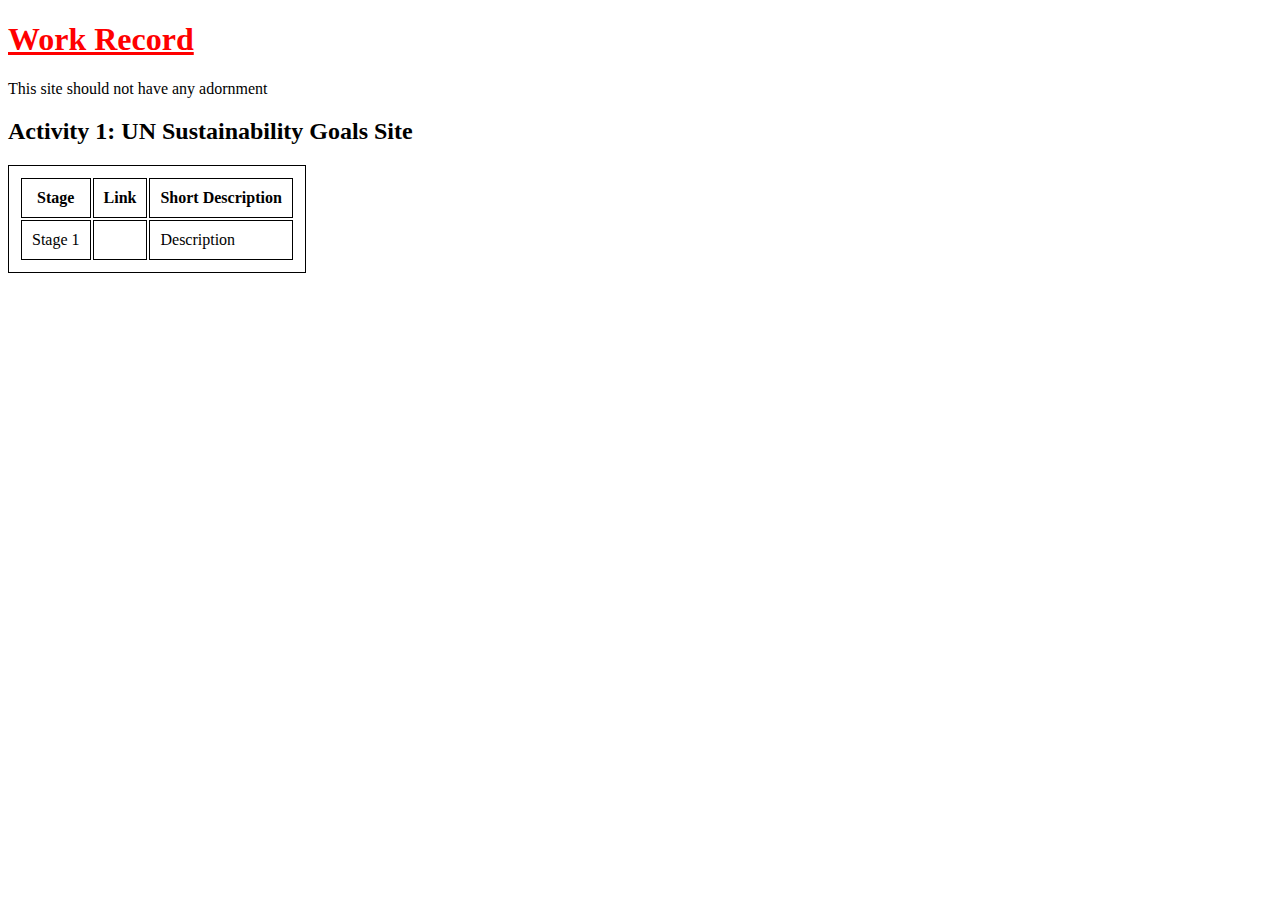
<file: index.html>
<!DOCTYPE html>
<html>
<head>
	<title>Main Page</title>
	

		<style>

		table, td, th {
			border: 1px solid black;
			padding: 10px;
	}

		h1{
			text-decoration: underline;
			color: blue;
		}

		h1{

			color: red;
		}

</style>
	


</head>
<body>


	<h1>Work Record</h1>
	<p>This site should not have any adornment</p>
	<h2>Activity 1: UN Sustainability Goals Site</h2>


	<table>

		<tr>
			<th>Stage</th>
			<th>Link</th>
			<th>Short Description</th>
		</tr>

		<tr>
			<td>Stage 1</td>
			<td></td>
			<td>Description</td>

		</tr>

	</table>

</body>
</html>
</file>
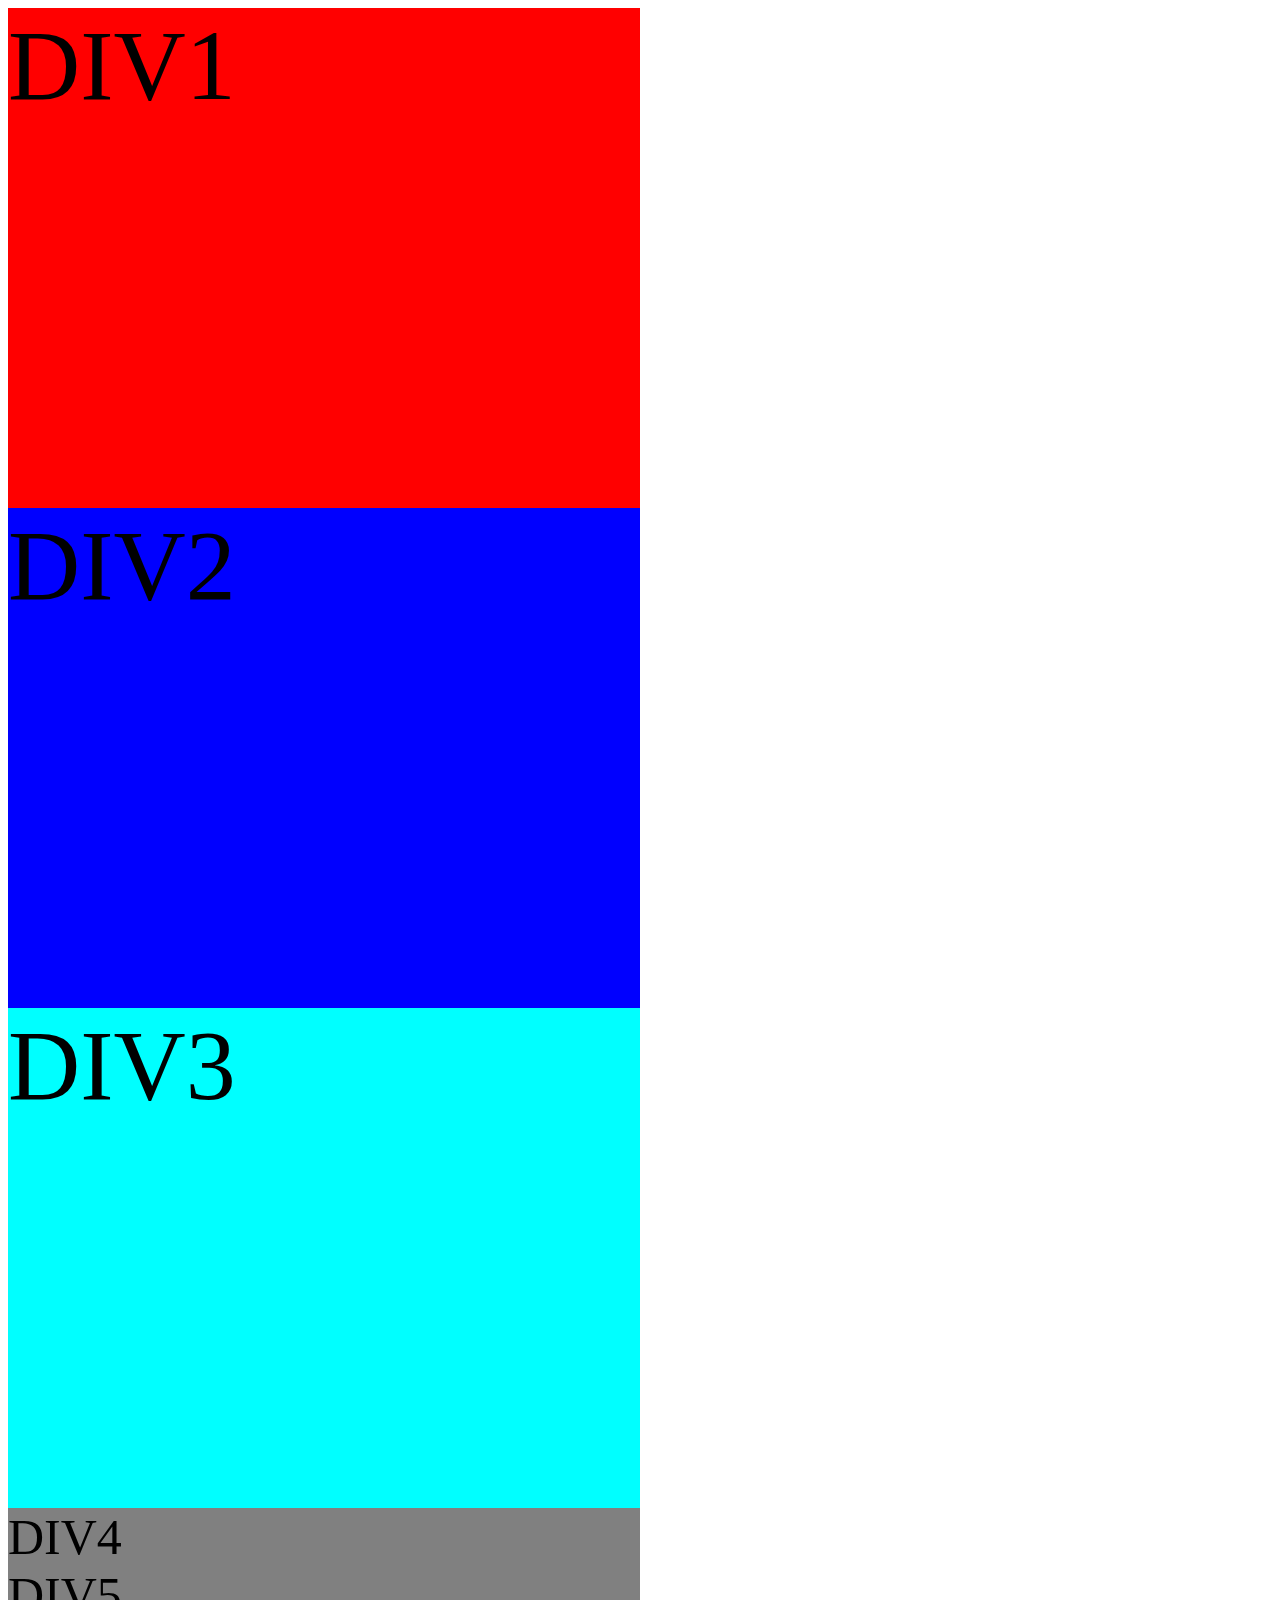
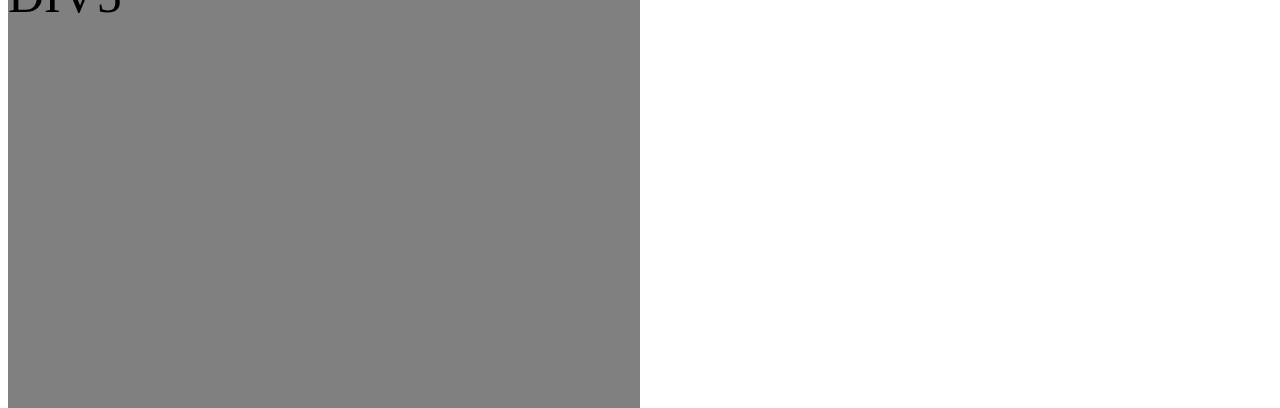
<file: DemoJan28.html>
<!DOCTYPE html>
<html>
<head>
	<title></title>

<style>


	body{



	}


	div{


		
	}

	p{

		margin-block-start: 0cm;
		margin-block-end: 0cm;
		font-size: 100px;

		
	}



	.info {
		width: 50%;
		height: 50%;
	}


	#content {

		width:100%;
		height: 1000px;

	}
 

	#info1 {

		background-color: red;
	}

	#info2 {

		background-color: blue;
	}

	#info3 {

		background-color: cyan;
	}

	#info4 {

		background-color: gray;
	}

	#info4 > p {

		font-size: 50px;
	}

</style>


</head>
<body>


	<div id= content>

		<div id = "info1" class = "info">
			<p> DIV1 </p>
		</div>

		<div id= "info2" class = "info">
			<p> DIV2 </p>
		</div>

		<div id = "info3" class = "info">
			<p> DIV3 </p>
		</div>

		<div id= "info4" class = "info">
			<p> DIV4 </p>
			<p> DIV5 </p>
		</div>


	</div>

<script>
	//This will always run once!
	console.log("Line 1");
	console.log("Line 2");
	console.log(document.getElementById("info1"));

</script>
</body>
</html>
</file>
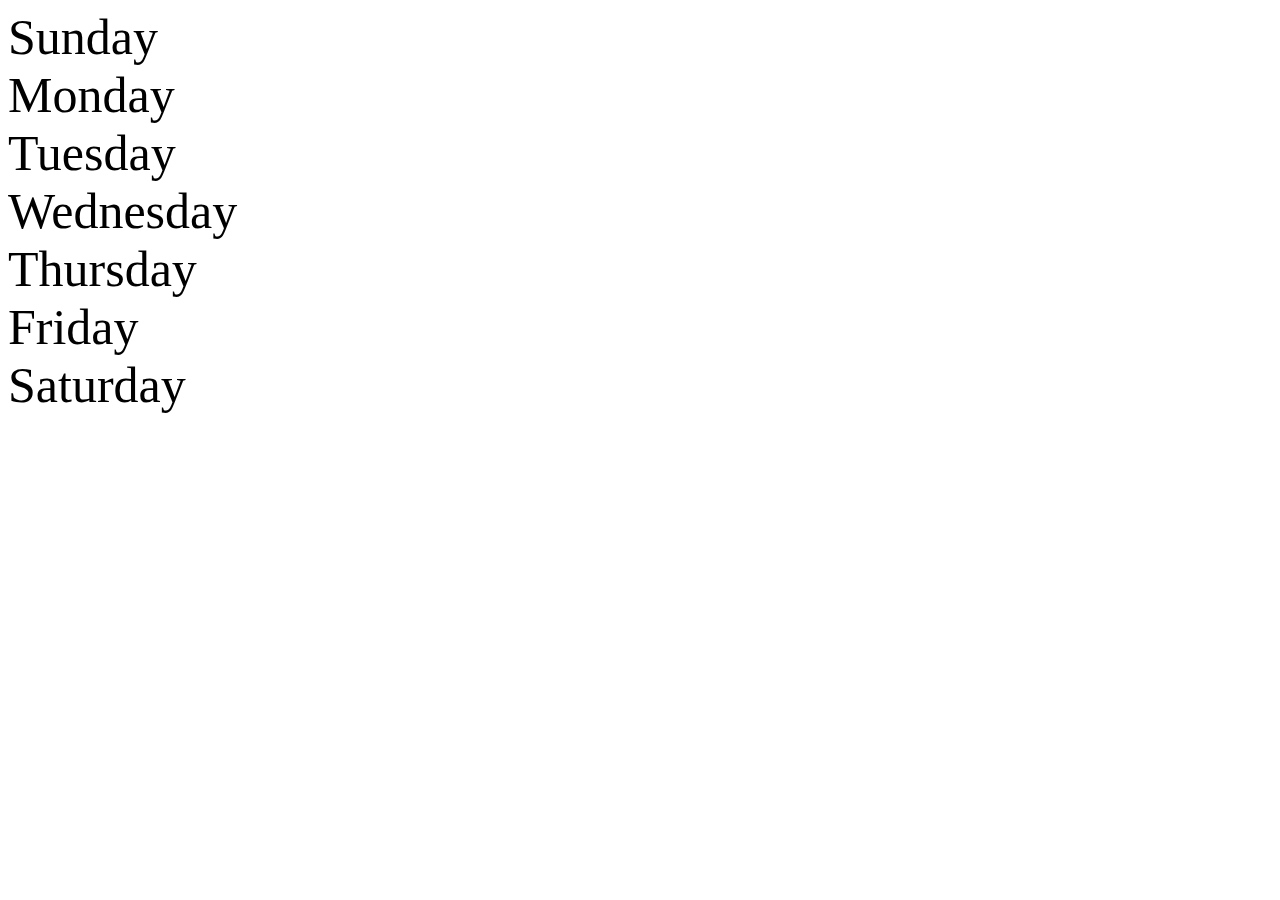
<file: loopworkDEC13.html>
<!DOCTYPE html>
<html>
<head>
	<title>Quick Loop Demo</title>
<style>
	
	div{

		font-size: 50px;
	}

</style>

</head>
<body>

	<div>DIV 1</div>

	<div>DIV 2</div>

	<div>DIV 3</div>

	<div>DIV 4</div>

	<div>DIV 5</div>

	<div>DIV 6</div>

	<div>DIV 7</div>


<script>

	divlist = document.getElementsByTagName("div");
	console.log(divlist);

	list = ["Sunday", "Monday", "Tuesday", "Wednesday", "Thursday", "Friday", "Saturday"];


	for(i = 0; i < divlist.length; i = i + 1) {
		divlist[i].innerHTML = list[i];
	}


</script>
</body>
</html>
</file>
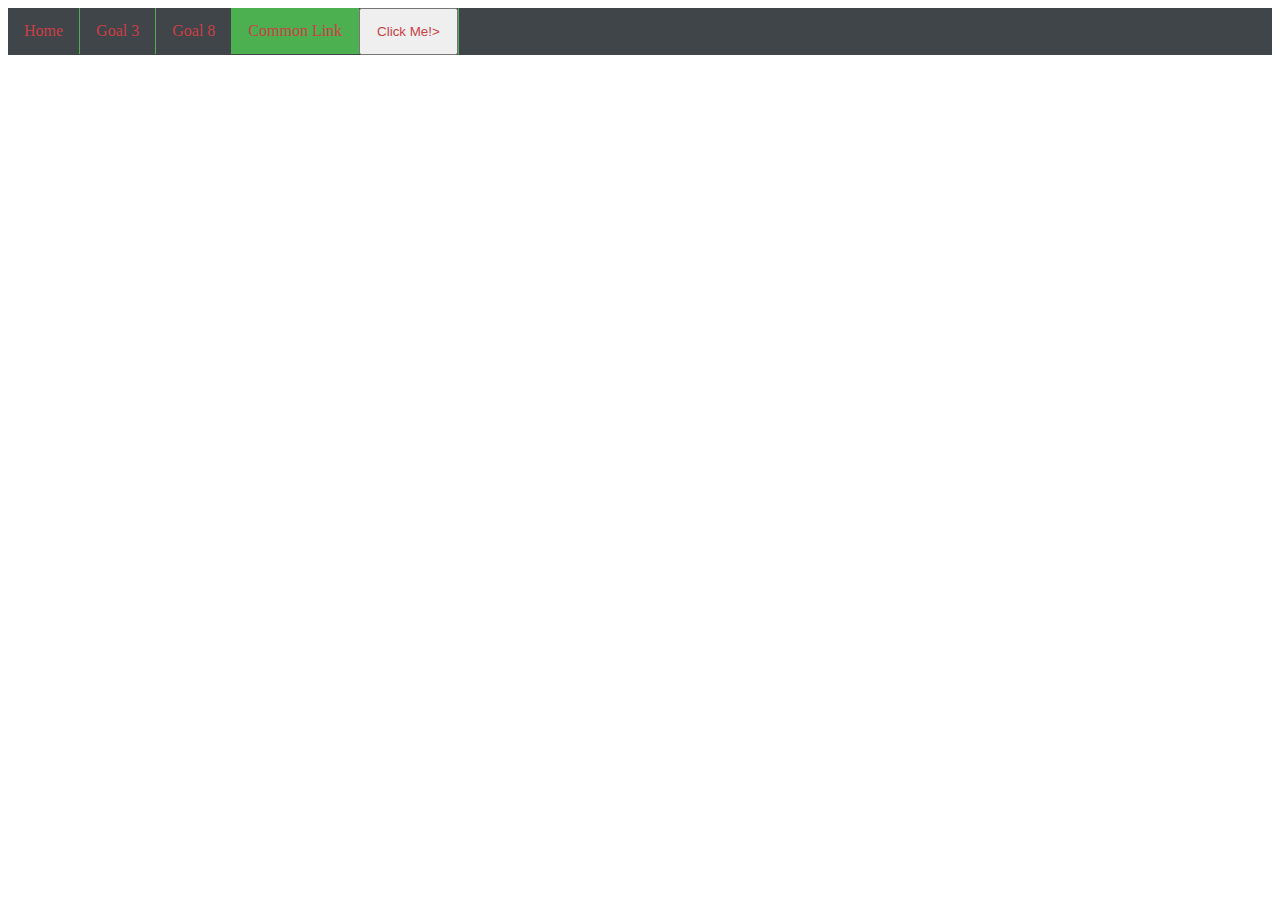
<file: navbarExampleFeb3.html>
<!DOCTYPE html>
<html>
<head>
	<title>Nav Bar</title>
</head>
<body>
	<style>

		.active {
 			 background-color: #4CAF50;
		}

		ul {
  			list-style-type: none;
  			margin: 0;
  			padding: 0;
  			overflow: hidden;
  			background-color: #3F4549;
		}

		li {
		  	float: left;
		  	border-right: 1px solid #50AF50;
		}

		li a {
		  	display: block;
		  	color: #CB3F46;
		  	text-align: center;
		 	padding: 14px 16px;
		  	text-decoration: none;
		}

		li button {
		  	display: block;
		  	color: #CB3F46;
		  	text-align: center;
		 	padding: 14px 16px;
		  	text-decoration: none;
		}

		/* Change the link color to #111 (black) on hover */
		li a:hover {
		  	background-color: #50AF50;
		}


ul.topnav li button:hover:not(.active) {background-color: #111}
ul.topnav li button.active {background-color: #4CAF50}


	</style>


	<ul class="topnav">
	  <li><a href="#home">Home</a></li>
	  <li><a href="#news">Goal 3</a></li>
	  <li><a href="#contact">Goal 8</a></li>
	  <li style="float:top"><a class="active" href="#about">Common Link</a></li>
	  <li><button type="button">Click Me!></button></li>
	</ul>




</body>

<script>
	
	list = [];
	x = window.prompt("sometext","defaultText");
	list.push(x);
	console.log(list);
	console.log(x);


</script>

</html>
</file>
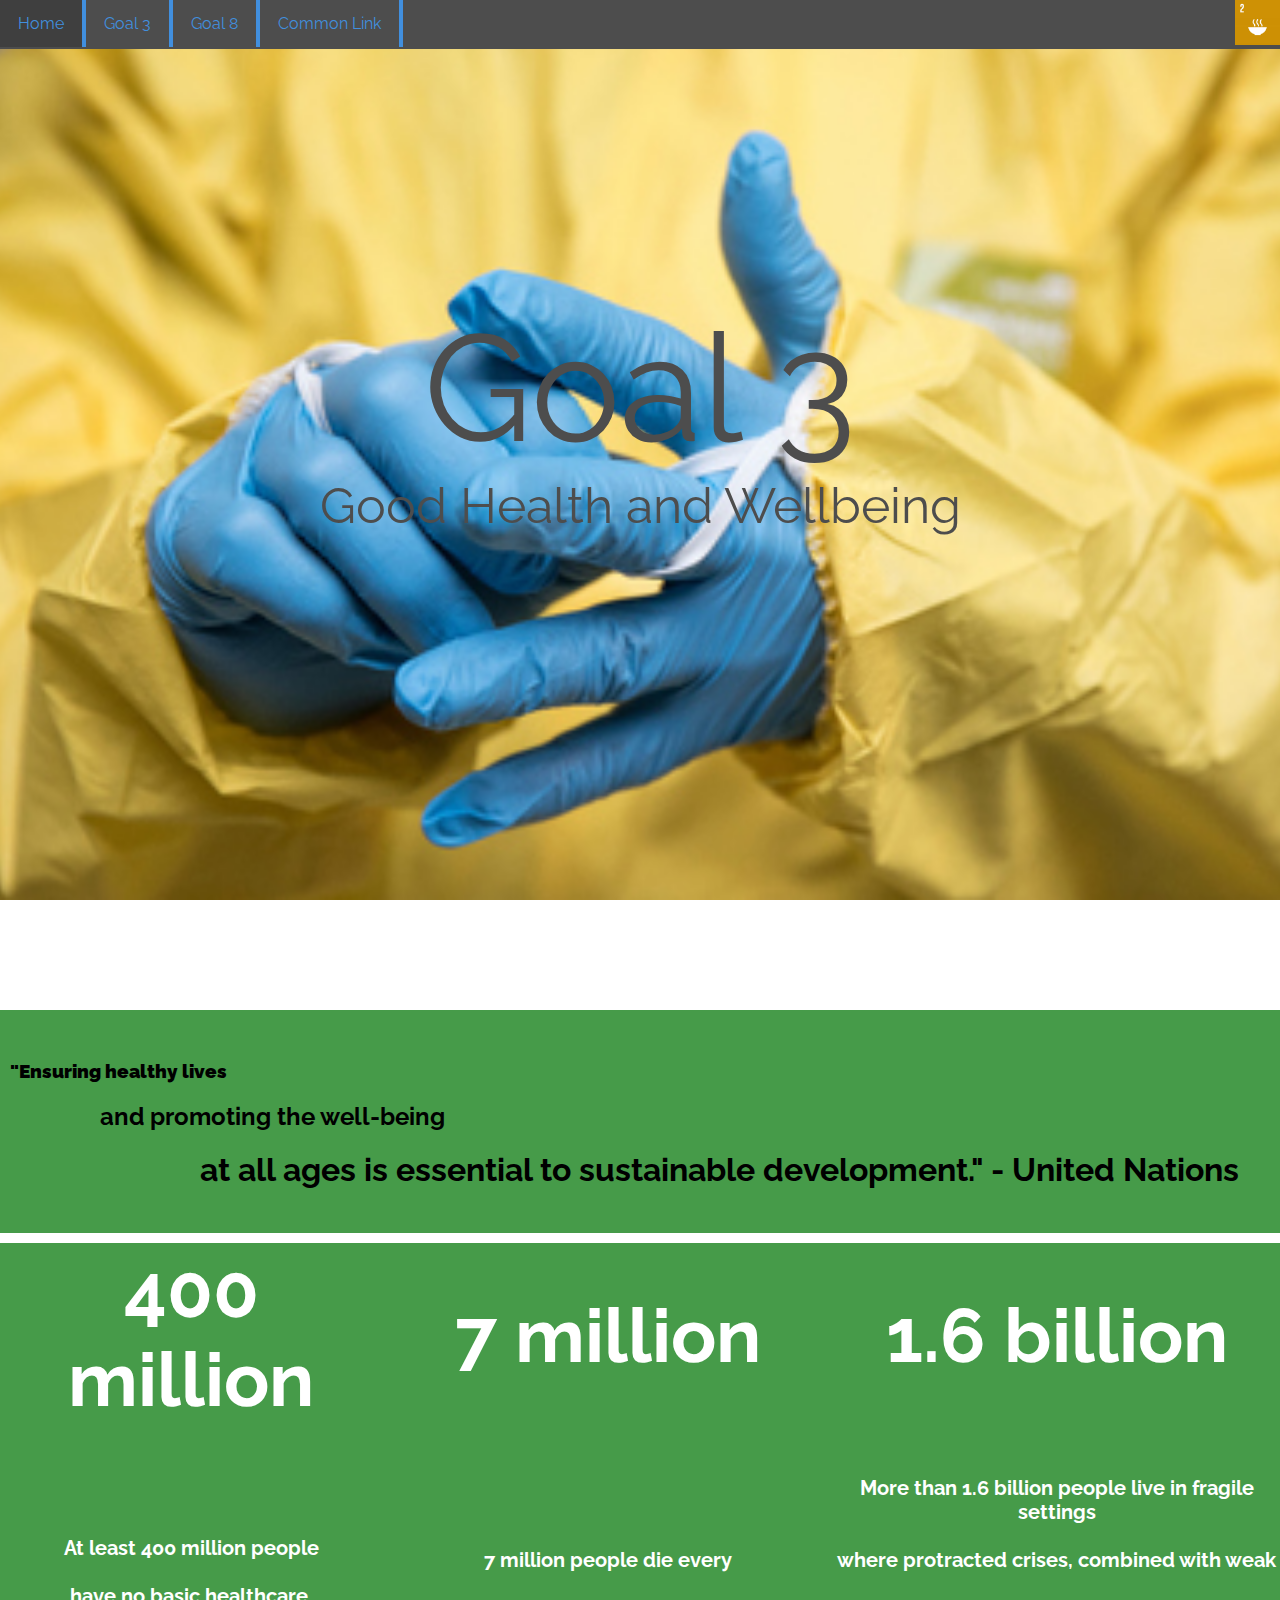
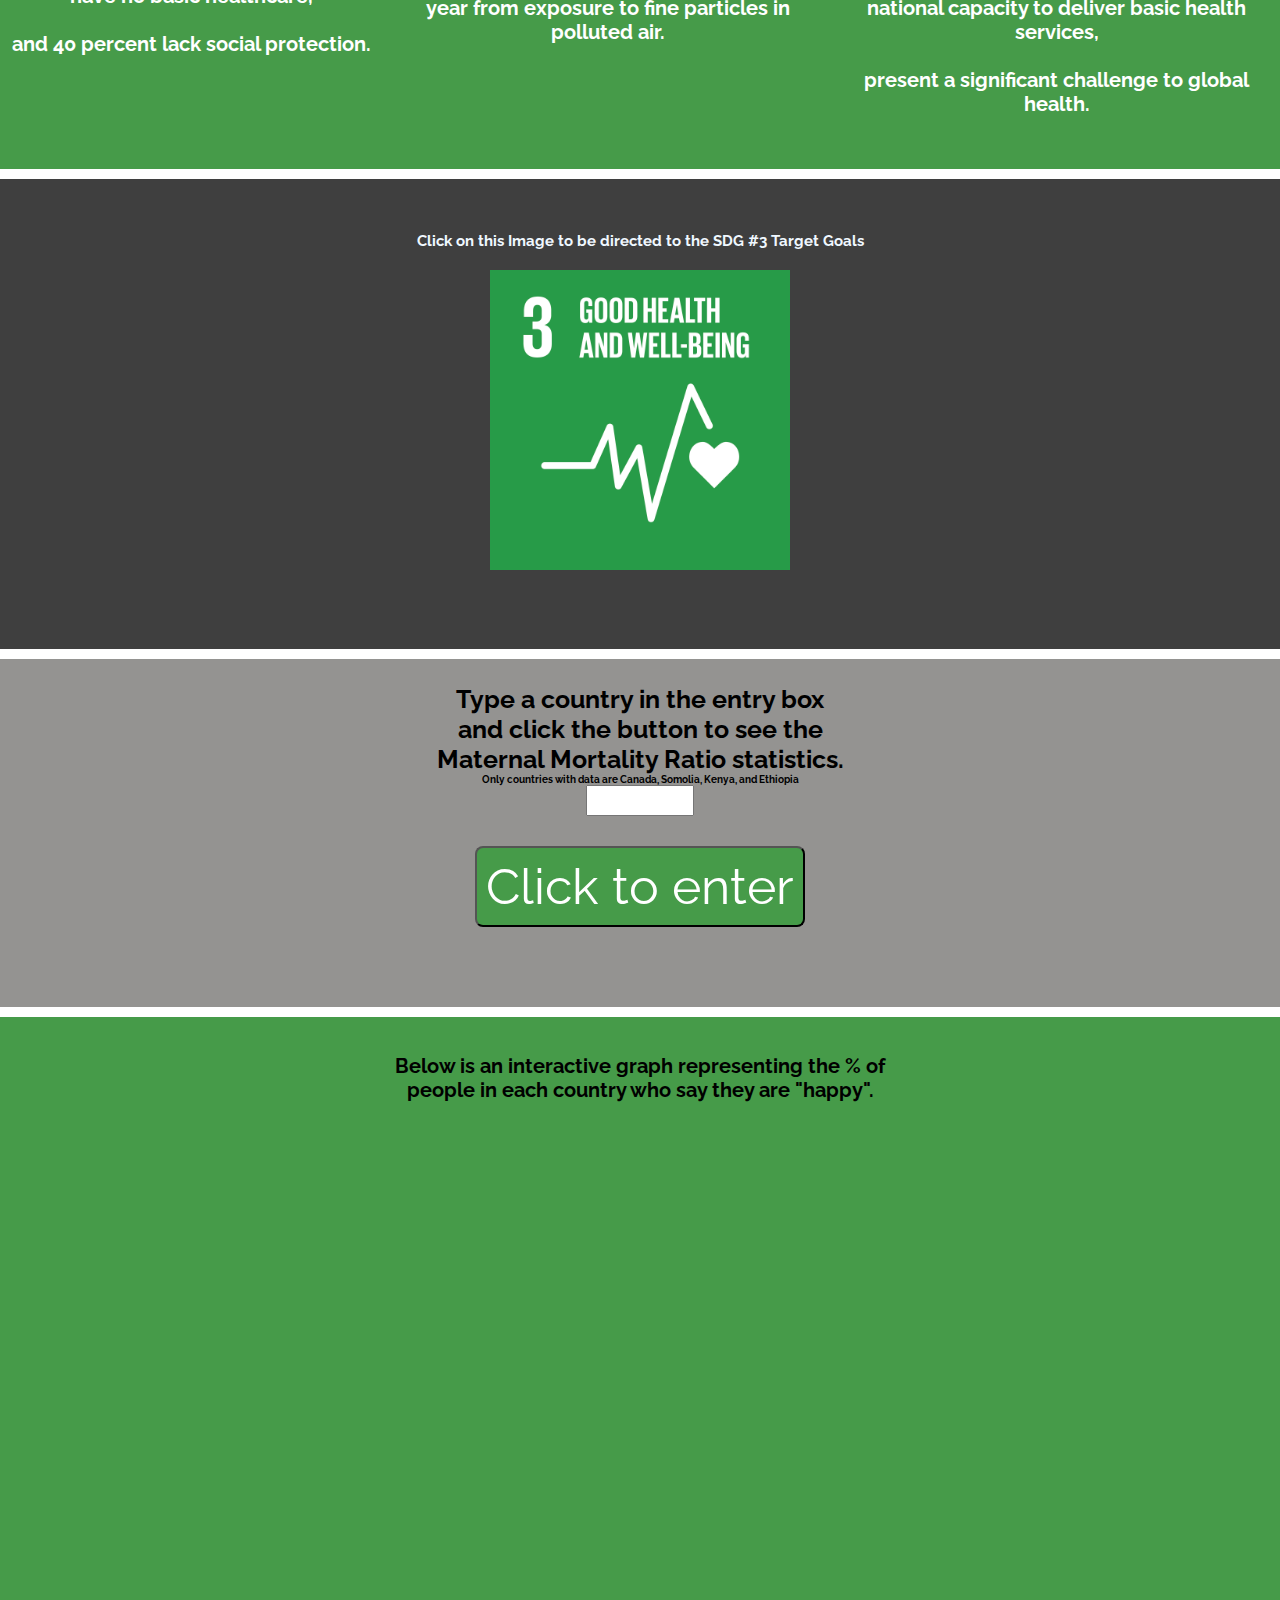
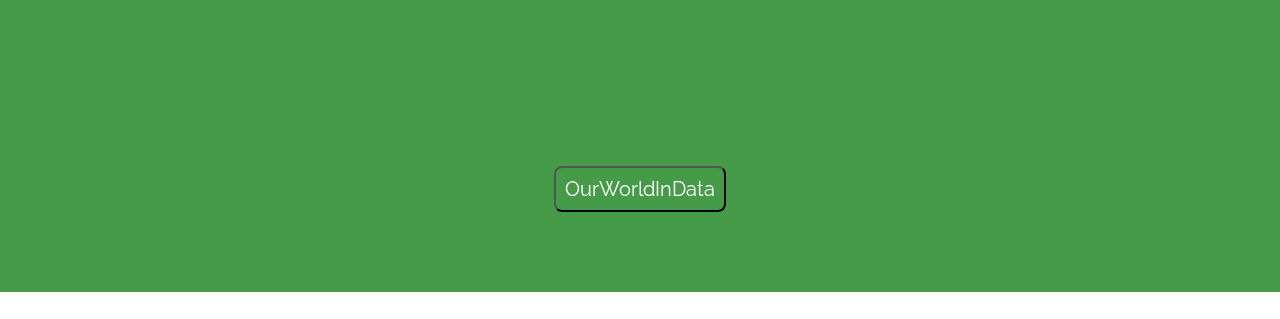
<file: Final Project/goal3.html>
<!DOCTYPE html>
<html>
<head>
	<title>Goal 3</title>

	<link rel="stylesheet" type="text/css" href="goalspages.css">

	<meta name="viewport" content="width=device-width, initial-scale=1">
    
    <link href="https://fonts.googleapis.com/css2?family=Raleway:wght@600&display=swap" rel="stylesheet">
    
    
     <style>
    
        
        *
        {
            
            margin: 0;
            
        }
    
    
    
    </style>
</head>
<body>

<ul class="topnav">
	<li><a href="goals3-8LM.html">Home</a></li>
	<li><a href="goal3.html">Goal 3</a></li>
	<li><a href="goal8.html">Goal 8</a></li>
	<li><a href="commonlink.html">Common Link</a></li>
	<li style = "float: right;border-right: 0px"> 
		<div id = "topimg">
			<img style = "height: 45px; width: auto" src="projectimages/17-Goals.gif">
		</div>
	</li>
</ul>

    
    
    
	<div class="parallax" div id="parallax3">
    <div class="parallaxtext" style="padding-top: 300px; color: #4D4D4D">Goal 3</div>
    <div class="parallaxtext" style="color: #4D4D4D; font-size: 50px">Good Health and Wellbeing</div>
    </div>
    
			
    <div class="words" style="background-color: #469B49; margin-top: 10px">
           
           <h3 style="padding-top: 50px; padding-bottom: 20px; padding-left: 10px"><strong>"Ensuring healthy lives</strong></h3>
           <h2 style="padding-left: 100px; padding-bottom: 20px">and promoting the well-being</h2>
           <h1 style="padding-left: 200px;">at all ages is essential to sustainable development." - United Nations</h1>
       
        
        
        <h1 style="padding-bottom: 45px"></h1>
        
        </div>
    
    <div class="words" style="background-color: #469B49; margin-top: 10px">
        
        <table style="width:100%; padding-bottom: 50px">
            <tr>
                <th>400 million</th>
                <th>7 million</th>
                <th>1.6 billion</th>
            </tr>
            <tr>
                <td><br><br>At least 400 million people <br><br>have no basic healthcare, <br><br>and 40 percent lack social protection.</td>
                <td><br><br>7 million people die every <br><br>year from exposure to fine particles in polluted air.</td>
                <td><br><br>More than 1.6 billion people live in fragile settings <br><br>where protracted crises, combined with weak <br><br>national capacity to deliver basic health services,<br><br> present a significant challenge to global health.</td>
            </tr>
        </table>
        
        
    
    </div>

<center>
    <div class = "goalsdivs">    
        <div class="words">
            <div style="background-color: #3F3F3F; margin-top: 10px; margin-bottom: 10px">
        <p style="color: aliceblue; padding-top: 53px; font-weight: bold; font-size: 15px">Click on this Image to be directed to the SDG #3 Target Goals</p>
                <a href="https://www.who.int/sdg/targets/en/">
<img border="0" alt="g3img" src="projectimages/E_SDG-goals_icons-individual-rgb-03.png" width="300px" height="300px" style="padding-top: 20px; padding-bottom: 75px">
</a>
        
            
        
                
            </div>
        </div>
    </div>
</center>
    
	
<div class = "goalsdivs">
	
    <center>
        

    
 <div class="words" >
       
        <h4 style="font-size: 25px; padding-top: 25px">Type a country in the entry box<br>and click the button to see the<br>Maternal Mortality Ratio statistics.</h4>
        <h5 style="font-size: 10px">Only countries with data are Canada, Somolia, Kenya, and Ethiopia</h5>
        </div>
        
       <div class="words" style="padding-bottom: 50px; margin-bottom: 10px">
           
        <div><input type="text" id="fname"></div>
           
        <div><button type="button"  id ="goal3button"  class = "hvr-radial-out" >Click to enter</button></div>
       
       
        
       
            
        <p id="results" style="font-weight: bold"></p></center>
</div>

            
           
        
    
    
       
        
    </div>
    
    
 <div style="background-color: #469B49; padding-top: 7px; padding-bottom: 50px; margin-bottom: 27px" >
     
    <center><h1 class="words" style="font-size: 20px; padding-bottom: 30px; padding-top: 30px">Below is an interactive graph representing the % of <br> people in each country who say they are "happy".</h1></center>
     
   <iframe src="https://ourworldindata.org/grapher/share-of-people-who-say-they-are-happy?time=1984..2014" style="width: 100%; height: 600px; border: 0px none;"></iframe> 
    
     
   <center> <button id="goal3button" class="hvr-radial-out" style="font-size: 20px" onclick="window.location.href = 'https://ourworldindata.org/grapher/share-of-people-who-say-they-are-happy?time=1984..2014';">OurWorldInData</button>
    </div></center>



<script src="script3.js"></script>


</body>
</html>
</file>
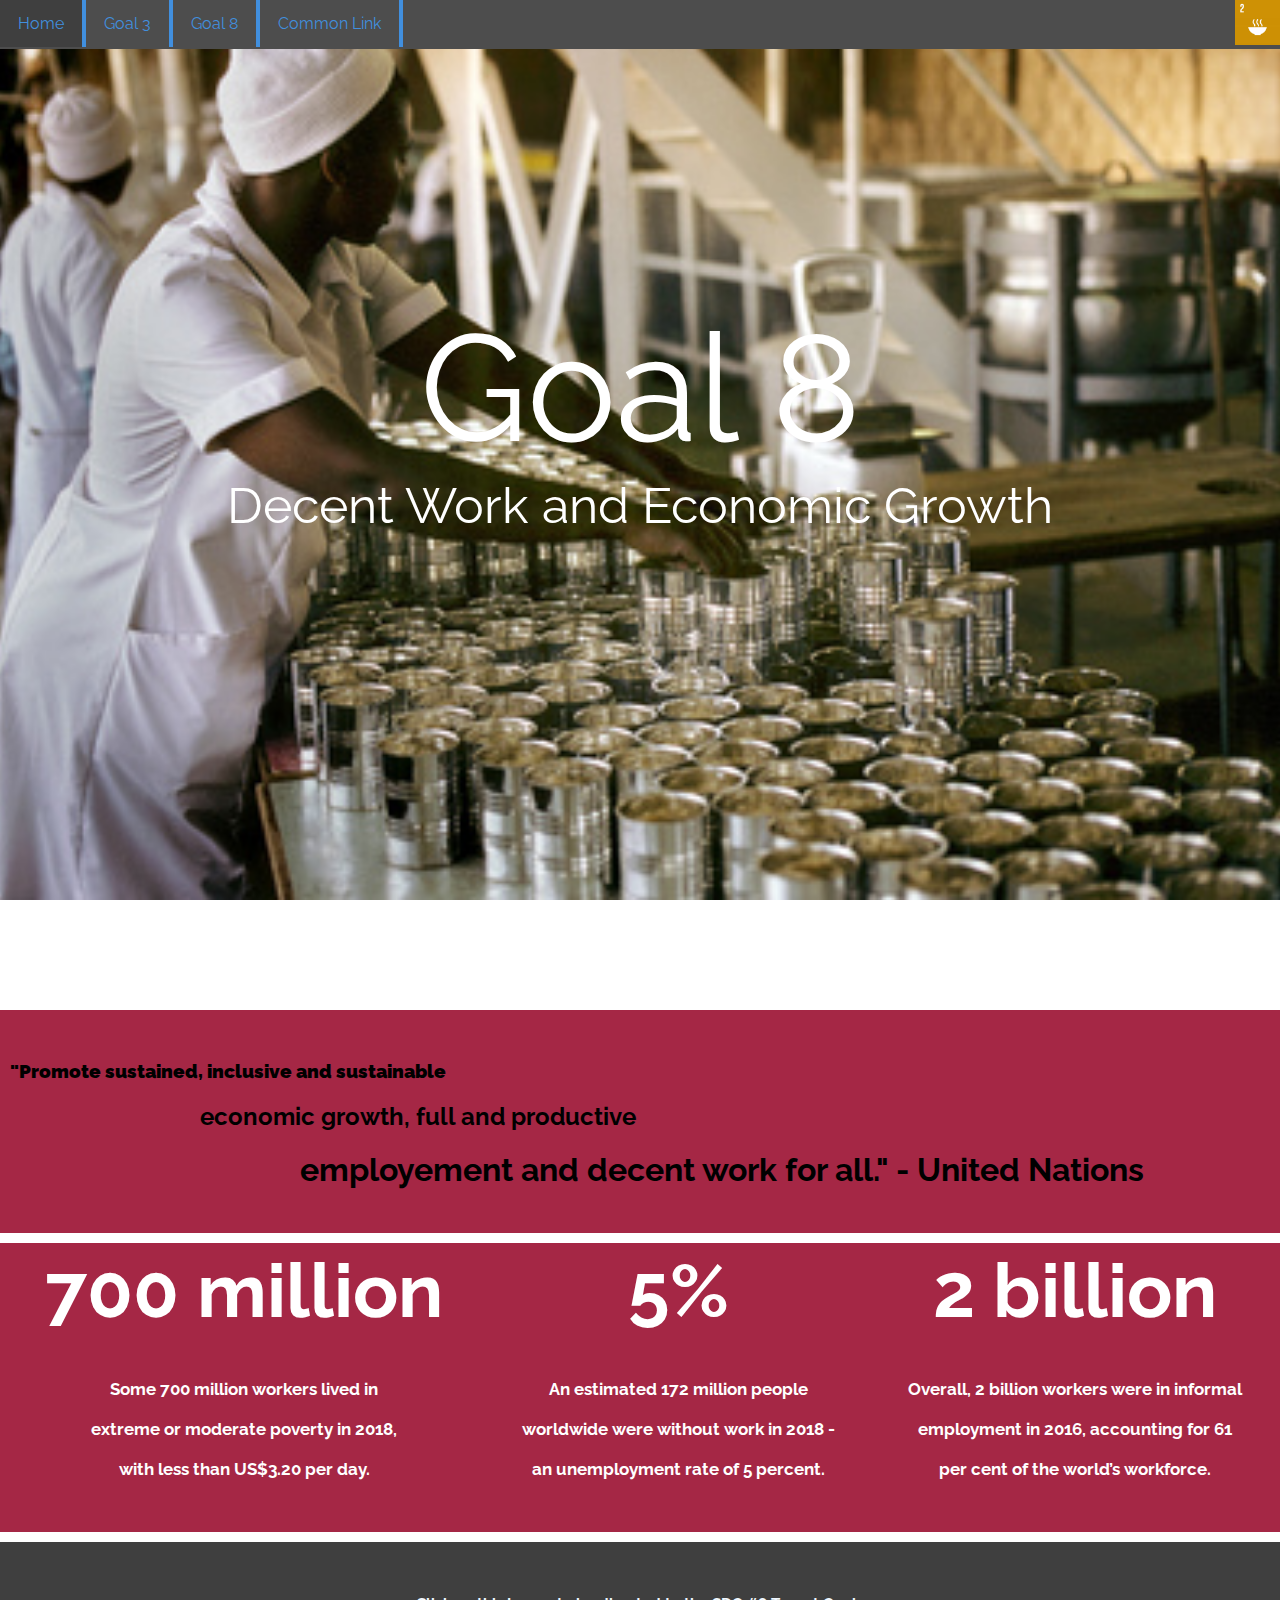
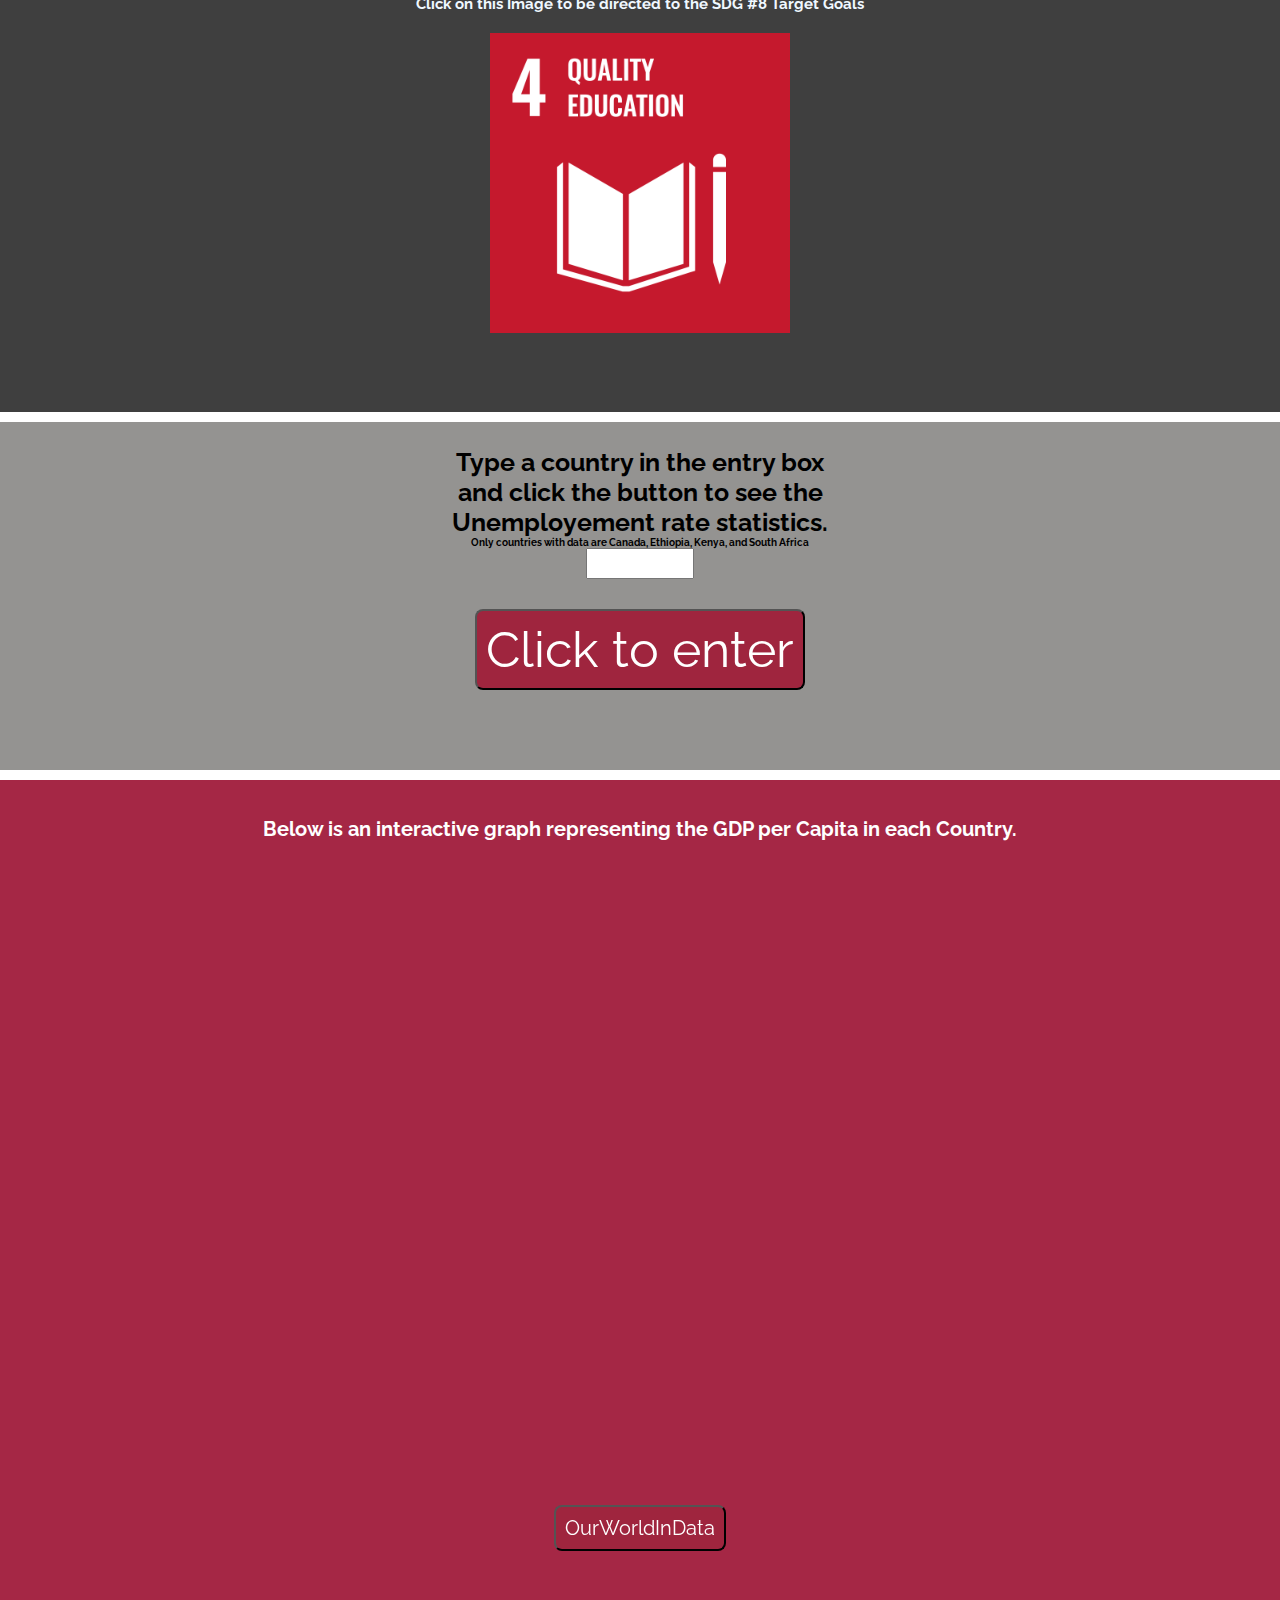
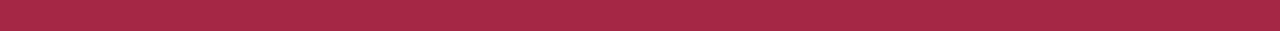
<file: Final Project/goal8.html>
<!DOCTYPE html>
<html>
<head>

	<title>Goal 8</title>

	<link rel="stylesheet" type="text/css" href="goalspages.css">

	<meta name="viewport" content="width=device-width, initial-scale=1">
    
    <link href="https://fonts.googleapis.com/css2?family=Raleway:wght@600&display=swap" rel="stylesheet">
    
    
     <style>
    
        
        *
        {
            
            margin: 0;
            
        }
    
    
    
    </style>
</head>
<body>

<ul class="topnav">
	<li><a href="goals3-8LM.html">Home</a></li>
	<li><a href="goal3.html">Goal 3</a></li>
	<li><a href="goal8.html">Goal 8</a></li>
	<li><a href="commonlink.html">Common Link</a></li>
	<li style = "float: right;border-right: 0px"> 
		<div id = "topimg">
			<img style = "height: 45px; width: auto" src="projectimages/17-Goals.gif">
		</div>
	</li>
</ul>
    
    <div class="parallax" div id="parallax8">
    <div class="parallaxtext" style="padding-top: 300px">Goal 8</div>
    <div class="parallaxtext" style="font-size: 50px">Decent Work and Economic Growth</div>
    </div>
    
    
    
    
    <div class="words" style="background-color: #A52745; margin-top: 10px">
           
           <h3 style="padding-top: 50px; padding-bottom: 20px; padding-left: 10px"><strong>"Promote sustained, inclusive and sustainable</strong></h3>
           <h2 style="padding-left: 200px; padding-bottom: 20px">economic growth, full and productive</h2>
           <h1 style="padding-left: 300px;">employement and decent work for all." - United Nations</h1>
       
        
        
        <h1 style="padding-bottom: 45px"></h1>
        
        </div>
    
    <div class="words" style="background-color: #A52745; margin-top: 10px">
        
        <table style="width:100%; padding-bottom: 50px">
            <tr>
                <th class="th8">700 million</th>
                <th class="th8">5%</th>
                <th class="th8">2 billion</th>
            </tr>
            <tr>
                <td class="td8"><br><br>Some 700 million workers lived in <br><br>extreme or moderate poverty in 2018, <br><br>with less than US$3.20 per day.</td>
                <td class="td8"><br><br>An estimated 172 million people <br><br>worldwide were without work in 2018 -  <br><br>an unemployment rate of 5 percent.</td>
                <td class="td8"><br><br>Overall, 2 billion workers were in informal <br><br>employment in 2016, accounting for 61 <br><br>per cent of the world’s workforce.</td>
            </tr>
        </table>
        
        
    
    </div>

<center>
    <div class = "goalsdivs">    
        <div class="words">
            <div style="background-color: #3F3F3F;margin-top: 10px; margin-bottom: 10px">
        <p style="color: aliceblue; padding-top: 53px; font-weight: bold; font-size: 15px">Click on this Image to be directed to the SDG #8 Target Goals</p>
                <a href="https://www.undp.org/content/undp/en/home/sustainable-development-goals/goal-8-decent-work-and-economic-growth.html#targets">
<img border="0" alt="g8img" src="projectimages/E-WEB-Goal-04.png" width="300px" height="300px" style="padding-top: 20px; padding-bottom: 75px">
</a>
        
            
        
                
            </div>
        </div>
    </div>
</center>
    
	
<div class = "goalsdivs">
	
    <center>
        

    
 <div class="words" >
       
        <h4 style="font-size: 25px; padding-top: 25px">Type a country in the entry box<br>and click the button to see the<br>Unemployement rate statistics.</h4>
        <h5 style="font-size: 10px">Only countries with data are Canada, Ethiopia, Kenya, and South Africa</h5>
        </div>
        
       <div class="words" style="padding-bottom: 50px; margin-bottom: 10px">
           
        <div><input type="text" id="fname"></div>
           
        <div><button type="button"  id ="goal8button"  class = "hvr-radial-out" >Click to enter</button></div>
       
       
        
       
            
        <p id="results" style="font-weight: bold"></p></center>
</div>

             
    </div>
    
    
    <div style="background-color: #A52745; padding-top: 7px; padding-bottom: 50px; margin-bottom: 10px" >
     
    <center><h1 class="words" style="font-size: 20px; color: white; padding-top: 30px; padding-bottom: 30px">Below is an interactive graph representing the GDP per Capita in each Country.</h1></center>
     
  <iframe src="https://ourworldindata.org/grapher/gross-domestic-product?year=2017" style="width: 100%; height: 600px; border: 0px none;"></iframe>
     
   <center> <button id="goal8button" class="hvr-radial-out" style="font-size: 20px" onclick="window.location.href = 'https://ourworldindata.org/grapher/gross-domestic-product?year=2017';">OurWorldInData</button>
    </div></center>


    
	
<script src="script8.js"></script>
</body>
</html>
</file>
<file: Final Project/goalspages.css>
.grid-container {
                display: grid;
                grid-template-columns: 720px 720px;
                justify-content: space-evenly;
                
            }

            .grid-container > div {


                background-color: #FFFFFF
            }


            .textgrad {
                  background-image: -webkit-linear-gradient(to right, #4C9F38, #A32642 );
                  background-image: gradient(to right, #4C9F38, #A32642);
                  color:transparent;
                  -webkit-background-clip: text;
                  background-clip: text;
                }





            ul {
	  			list-style-type: none;
	  			margin: 0;
	  			padding: 0;
	  			overflow: hidden;
	  			background-color: #4D4D4D;
	  			position: fixed;
	  			width: 100%;
                z-index: 10000;
			}

			li {
			  	float: left;
			  	border-right: 4px solid #418FDE;
			}

			li a {
			  	display: block;
			  	color: #418FDE;
			  	text-align: center;
			 	padding: 14px 18px;
			  	text-decoration: none;
                font-family: 'Raleway', sans-serif;
			  
			}


			li a:hover {
			  	background-color: #4D4D4D;
			}

            th {
                
                color: white;
                font-size: 75px;
                background-color: #469B49;
                
            }

            tr{

                color: white;
                text-align: center;
                font-weight: bold;
                
            }
            
            td {

                font-size: 20px;
                
            }
            
            .th8{
                
                color: white;
                font-size: 75px;
                background-color: #A52745;


            }

            .td8 {
                font-size: 17px


            }


		.hometitletext{

			color: #232222;
			font-size: 150px;
			text-align: center;
			font-family: 'Raleway', sans-serif;

			
		}

        .parallaxtext{

			color: white;
			font-size: 150px;
			text-align: center;
			font-family: 'Raleway', sans-serif;;
			
		}



		#goal3button{

			background-color: #469B49;
			vertical-align: middle;
			color: white;
			font-size: 50px;
			padding: 9px;
			border-radius: 8px;
			margin: 30px;
			font-family: 'Raleway', sans-serif;



		}

		#goal8button{

			background-color: #9F253E;
			vertical-align: middle;
			color: white;
			font-size: 50px;
			padding: 9px;
			border-radius: 8px;
			margin: 30px;
			font-family: 'Raleway', sans-serif;

		}

		#commonlinkbtn{

			background-color: #418FDE;
			vertical-align: middle;
			color: white;
			font-size: 50px;
			padding: 9px;
			border-radius: 8px;
			margin: 30px;
			font-family: 'Raleway', sans-serif;

		}

        .goalsdivs {
            
            background-color: #949391;
            
        }

        .goalsdivsgradww {
            
            background-image: linear-gradient(#F4EBDD, #FFFFFF);
            
        }
        .goalsdivswhite {
            
            background-color: #FFFFFF;
            
        }


        .goal3div {
            
            background-color: #469B49;
            
        }



		

		.active {
 			 background-color: #4D4D4D;
		}

		

		.parallax {

			
			min-height: 1000px;
			background-attachment: fixed;
		  	background-position: center;
		  	background-repeat: no-repeat;
		  	background-size: cover;

		}

		#parallaxH {

			background-image: url("projectimages/Flag_of_the_United_Nations.svg");
		}

		#parallax3 {

			background-image: url("projectimages/817699.jpg");
		}
        
        #parallax8 {

			background-image: url("projectimages/293953.jpg");
		}

        #parallaxCL {
    			
            background-image: url("projectimages/United_Nations_Flags_-_cropped.jpg");

    
        }

		#parallaxCL2 {
    			
            background-image: url("projectimages/doa_un.jpg");

    
        }

        #parallaxCL3 {
    			
            background-image: url("projectimages/black3.jpg");
            

    
        }


        #parallaxCLGL3{
            
            background-image: url(projectimages/GOAL3-GOOD-HEALTH.jpg);
            background-size: auto
    
    
        }

		#smallimg {

			height: 100px;
			width: 100px;
			position: fixed;
			float: right;

		}

		#topimg {

			 float: right;

		}

        
        #results {
            
            text-align: center;
            font-family: 'Raleway', sans-serif;
        }

        #fname {
            height: 25px;
            width: 100px;
            

        }

/*
        .flip-card {
          background-color: transparent;
          width: 300px;
          height: 200px;
          perspective: 1000px;
          padding-top: 100px;
          padding-bottom: 200px;
        }

        .flip-card-inner {
          position: relative;
          width: 100%;
          height: 100%;
          text-align: center;
          transition: transform 0.9s;
          transform-style: preserve-3d;
        }

        .flip-card:hover .flip-card-inner {
          transform: rotateY(180deg);
        }


        .flip-card-front, .flip-card-back {
          position: absolute;
          width: 100%;
          height: 100%;
          -webkit-backface-visibility: hidden;
          backface-visibility: hidden;
        }

        .flip-card-front {
          background-color: #bbb;
          color: black;
        }

        .flip-card-back {
        background-color: #469B49;
        color: white;
        transform: rotateY(180deg);
        width: 300px;
        height: 300px;
        }
*/

        .words {
    
            font-family: 'Raleway', sans-serif;
    
        }

        


ul.topnav li a:hover:not(.active) {background-color: #3F3F3F}
ul.topnav li a.active {background-color: #3F3F3F}




        .hvr-radial-out {
  display: inline-block;
  vertical-align: middle;
  -webkit-transform: perspective(1px) translateZ(0);
  transform: perspective(1px) translateZ(0);
  box-shadow: 0 0 1px rgba(0, 0, 0, 0);
  position: relative;
  overflow: hidden;
  background: #e1e1e1;
  -webkit-transition-property: color;
  transition-property: color;
  -webkit-transition-duration: 0.3s;
  transition-duration: 0.3s;
}
.hvr-radial-out:before {
  content: "";
  position: absolute;
  z-index: -1;
  top: 0;
  left: 0;
  right: 0;
  bottom: 0;
  background: #4D4D4D;
  border-radius: 100%;
  -webkit-transform: scale(0);
  transform: scale(0);
  -webkit-transition-property: transform;
  transition-property: transform;
  -webkit-transition-duration: 0.3s;
  transition-duration: 0.3s;
  -webkit-transition-timing-function: ease-out;
  transition-timing-function: ease-out;
}
.hvr-radial-out:hover, .hvr-radial-out:focus, .hvr-radial-out:active {
  color: white;
}
.hvr-radial-out:hover:before, .hvr-radial-out:focus:before, .hvr-radial-out:active:before {
  -webkit-transform: scale(2);
  transform: scale(2);
}
</file>
